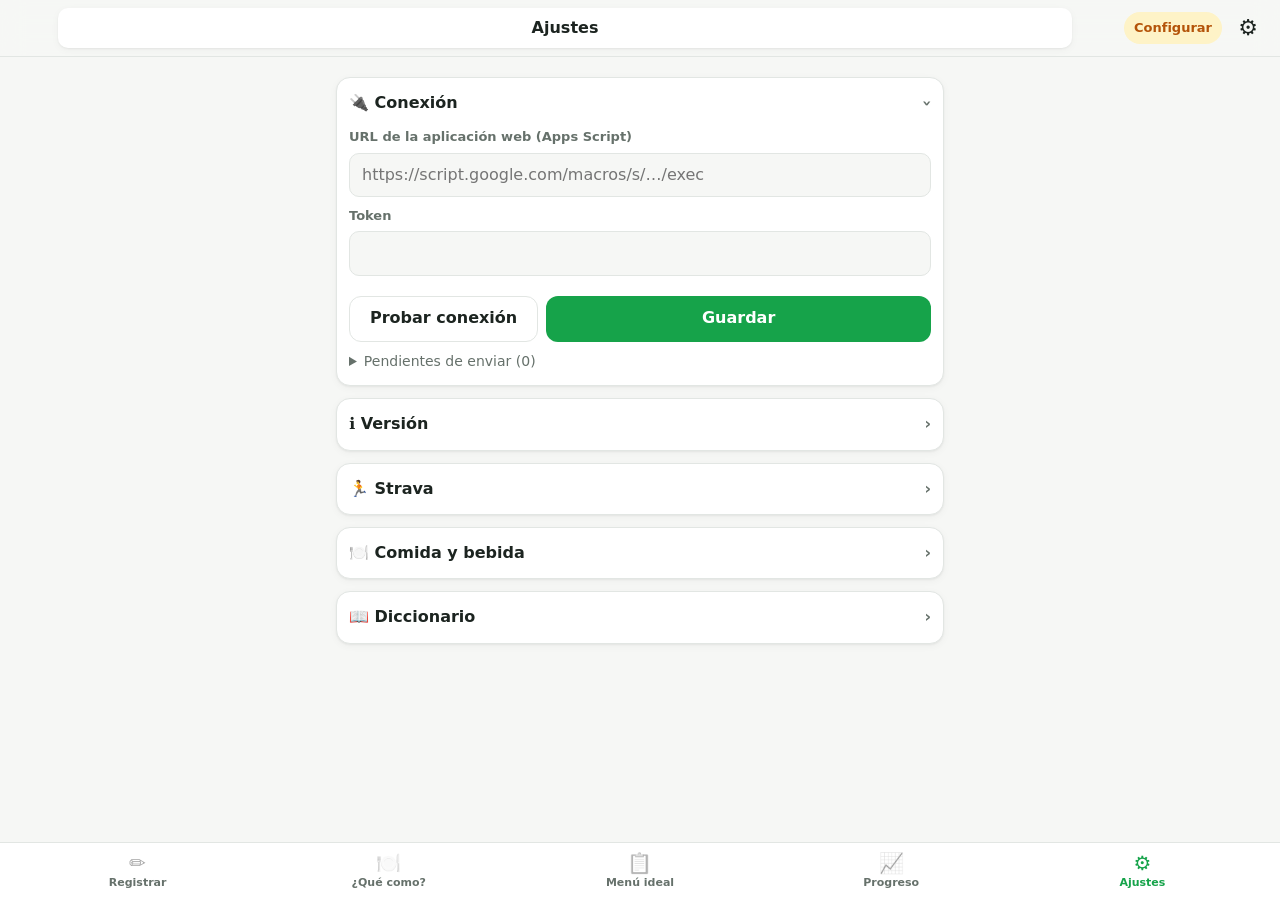
<file: index.html>
<!doctype html>
<html lang="es">
<head>
  <meta charset="utf-8">
  <meta name="viewport" content="width=device-width, initial-scale=1, viewport-fit=cover">
  <meta name="theme-color" content="#16a34a">
  <meta name="apple-mobile-web-app-capable" content="yes">
  <meta name="mobile-web-app-capable" content="yes">
  <meta name="apple-mobile-web-app-status-bar-style" content="default">
  <meta name="apple-mobile-web-app-title" content="Diario">
  <title>Diario Nutrición</title>
  <link rel="manifest" href="manifest.webmanifest">
  <link rel="icon" href="icons/icon.svg" type="image/svg+xml">
  <link rel="apple-touch-icon" href="icons/apple-touch-icon.png">
  <link rel="stylesheet" href="styles.css?v=16">
</head>
<body>
  <header class="topbar">
    <button class="icon-btn" id="prevDay" aria-label="Día anterior">‹</button>
    <button class="date-btn" id="dateLabel" aria-label="Elegir fecha">
      <span id="dateText">—</span>
      <input type="date" id="dateInput" aria-label="Fecha">
    </button>
    <button class="icon-btn" id="nextDay" aria-label="Día siguiente">›</button>
    <button class="sync" id="syncBadge" aria-label="Estado de sincronización"></button>
    <button class="icon-btn" id="openSettings" aria-label="Ajustes">⚙︎</button>
  </header>

  <main id="main">
    <button class="today-link" id="goToday" hidden>Volver a hoy</button>
    <p class="menu-hint" id="menuHint" hidden></p>
    <button class="today-plan" id="todayPlan" hidden></button>
    <section class="card strava-card" id="stravaCard" hidden>
      <h2>🏃 Nuevo en Strava</h2>
      <div id="stravaList"></div>
    </section>
    <section>
      <h2>Actividad</h2>
      <div class="grid" data-group="act"></div>
    </section>
    <section>
      <h2>Comidas</h2>
      <div class="grid" data-group="meal"></div>
    </section>
    <section>
      <h2>Alrededor del deporte</h2>
      <div class="grid" data-group="sport"></div>
    </section>
    <section>
      <h2>Otros</h2>
      <div class="grid" data-group="other"></div>
    </section>
  </main>

  <!-- ¿Qué como? Propuestas según lo que falta -->
  <main id="eatView" hidden>
    <p class="hint eat-intro" id="eatIntro"></p>
    <div id="eatCards"></div>
    <div id="eatDone"></div>
  </main>

  <!-- Menú ideal: cumplimiento semanal -->
  <main id="progressView" hidden>
    <div class="seg tabs" id="progressSeg" role="tablist">
      <button type="button" data-p="week" class="on">Semana</button>
      <button type="button" data-p="month">Mes</button>
      <button type="button" data-p="year">Año</button>
    </div>
    <section class="card" id="progressCard"></section>
    <p class="legend">
      <span class="pdot good"></span>Bien <span class="pdot mid"></span>Regular <span class="pdot bad"></span>Mal
      <span class="pdot todo"></span>Pendiente hoy <span class="pdot none"></span>Sin datos
    </p>
    <section class="card progress-help">
      <p class="hint">Desayuno, comida y cena: verde si haces el plato Harvard (verdura + proteína + integral); si no, el menú ideal suma puntos. Media mañana, merienda y post-entreno: verde si es sano; el menú ideal suma. En rojo: algo no sano (refrescos, bollería, fritos, embutido, alcohol, zumos, dulces…) o una comida que tocaba y no está registrada. Entreno: verde si entrenaste.</p>
      <label class="field">Valorado desde (inicio del esquema actual)
        <input type="date" id="progressSince">
      </label>
    </section>
  </main>

  <main id="planView" hidden>
    <p class="hint plan-loading" id="planStatus"></p>
    <section class="card" id="pendingCard" hidden>
      <h2>Pendiente de días anteriores</h2>
      <div class="chips" id="pendingChips"></div>
      <p class="hint">Te lo sugeriré en las próximas comidas y cenas de esta semana.</p>
    </section>
    <section class="card">
      <h2>Semana</h2>
      <div id="weekBars"></div>
    </section>
    <section>
      <h2>Día a día</h2>
      <div id="dayCards"></div>
    </section>
  </main>

  <!-- Ajustes -->
  <main id="configView" hidden>
    <details class="card cfg" id="cfgConnection">
      <summary>🔌 Conexión</summary>
      <form id="settingsForm" class="cfg-body">
        <label class="field">URL de la aplicación web (Apps Script)
          <input type="url" id="urlInput" placeholder="https://script.google.com/macros/s/…/exec" autocomplete="off">
        </label>
        <label class="field">Token
          <input type="password" id="tokenInput" autocomplete="off">
        </label>
        <p class="hint" id="settingsStatus"></p>
        <div class="actions">
          <button type="button" class="ghost" id="testBtn">Probar conexión</button>
          <button type="submit" class="primary">Guardar</button>
        </div>
        <details class="pending">
          <summary>Pendientes de enviar (<span id="pendingCount">0</span>)</summary>
          <ul id="pendingList"></ul>
          <button type="button" class="ghost danger" id="clearQueueBtn">Descartar pendientes</button>
        </details>
      </form>
    </details>

    <details class="card cfg">
      <summary>ℹ️ Versión</summary>
      <div class="cfg-body">
        <p id="appVersion"></p>
        <p id="scriptVersion" class="hint"></p>
        <button type="button" class="ghost" id="reloadBtn">Buscar actualización</button>
      </div>
    </details>

    <details class="card cfg" id="cfgStrava">
      <summary>🏃 Strava</summary>
      <div class="cfg-body">
        <p id="stravaStatus">—</p>
        <div id="stravaSetup" class="hint" hidden>
          Falta crear tu app en Strava y poner sus claves en el script (<code>STRAVA_CLIENT_ID</code> y <code>STRAVA_CLIENT_SECRET</code>). Los pasos están en el README.
        </div>
        <label class="switch"><input type="checkbox" id="stravaAuto"> Escribir las actividades solas en el Sheet</label>
        <p class="hint">Desactivado: la app te propone cada actividad y tú la revisas. Activado: se escribe sola; si ya habías registrado algo a esa hora, te la sigue preguntando.</p>
        <div class="actions">
          <button type="button" class="ghost" id="stravaDisconnectBtn" hidden>Desconectar</button>
          <button type="button" class="primary" id="stravaConnectBtn">Conectar con Strava</button>
        </div>
      </div>
    </details>

    <details class="card cfg" id="cfgPresets">
      <summary>🍽️ Comida y bebida</summary>
      <div class="cfg-body">
        <p class="hint">Son los botones que salen al registrar. Se añade sola cualquier cosa que registres <b>3 veces o más en 30 días</b>. Si la quitas, no vuelve a añadirse.</p>
        <div class="chips" id="presetTabs"></div>
        <ul class="preset-list" id="presetList"></ul>
        <form class="add-row" id="presetAddForm">
          <input type="text" id="presetAddInput" placeholder="Añadir…" autocomplete="off">
          <button type="submit" class="ghost">Añadir</button>
        </form>
        <details class="hidden-list" id="presetHiddenBox">
          <summary>Quitados (<span id="presetHiddenCount">0</span>)</summary>
          <div class="chips" id="presetHidden"></div>
        </details>
      </div>
    </details>

    <details class="card cfg" id="cfgDict">
      <summary>📖 Diccionario</summary>
      <div class="cfg-body">
        <p class="hint">Palabras que identifican cada grupo del menú ideal. Basta con el principio de la palabra ("lenteja" sirve para "lentejas"). Las tuyas salen marcadas con ✎.</p>
        <div id="dictGroups"></div>
        <h4>Correcciones</h4>
        <p class="hint">Lo que has corregido a mano con "Corregir". Manda sobre el diccionario.</p>
        <ul class="preset-list" id="overrideList"></ul>
      </div>
    </details>
  </main>

  <nav class="tabbar" aria-label="Apartados">
    <button type="button" data-view="register" class="on"><span>✏️</span>Registrar</button>
    <button type="button" data-view="eat"><span>🍽️</span>¿Qué como?</button>
    <button type="button" data-view="plan"><span>📋</span>Menú ideal</button>
    <button type="button" data-view="progress"><span>📈</span>Progreso</button>
    <button type="button" data-view="config"><span>⚙️</span>Ajustes</button>
  </nav>

  <!-- Hoja de registro -->
  <dialog id="entrySheet" class="sheet">
    <form method="dialog" id="entryForm">
      <header class="sheet-head">
        <h3 id="sheetTitle">—</h3>
        <input type="time" id="timeInput" class="head-time" required aria-label="Hora">
        <button type="button" class="icon-btn" data-close aria-label="Cerrar">✕</button>
      </header>

      <div class="current" id="currentBox" hidden>
        <div class="current-head">
          <span>Ya en el Sheet</span>
          <button type="button" class="link" id="editCellBtn">Editar celda</button>
        </div>
        <pre id="currentText"></pre>
      </div>

      <div class="seg" id="modeSeg" role="tablist" hidden>
        <button type="button" data-mode="fields" class="on">Campos</button>
        <button type="button" data-mode="text">Texto libre</button>
      </div>

      <div id="fieldsBox"></div>

      <div id="foodBox" hidden>
        <div class="chips scroll" id="placeChips">
          <span class="row-icon" aria-hidden="true">📍</span>
          <input type="text" id="placeOther" class="other" placeholder="Otro…" aria-label="Otro lugar" enterkeyhint="done">
        </div>

        <label class="field">Qué has comido
          <textarea id="foodText" rows="2" placeholder="Toca abajo o escribe: café con leche, pan integral con tomate…"></textarea>
        </label>
        <div class="chips" id="planGroupChips" hidden></div>
        <p class="hint ideal" id="idealHint" hidden></p>
        <p class="detected" id="detectedLine" hidden><span id="detectedText"></span> <button type="button" class="link" id="fixGroupsBtn">Corregir</button></p>

        <div class="seg tabs" id="foodTabs" role="tablist">
          <button type="button" data-tab="hab" class="on">Habituales</button>
          <button type="button" data-tab="plan" id="planTabBtn">📋 Menú ideal</button>
          <button type="button" data-tab="search">🔍 Buscar</button>
        </div>
        <div class="tab-panel" id="habPanel">
          <input type="search" id="searchInput" class="search" placeholder="Buscar en todo el histórico…" autocomplete="off" hidden>
          <div class="chips" id="combosBlock"><div class="chips" id="comboChips"></div></div>
          <div class="chips" id="itemChips"></div>
        </div>
        <div class="tab-panel plan-block" id="planBlock" hidden>
          <p class="hint" id="planHint"></p>
          <div class="chips" id="planIdeaChips"></div>
        </div>

        <div class="chips scroll" id="drinkChips">
          <span class="row-icon" aria-hidden="true">💧</span>
          <input type="text" id="drinkOther" class="other" placeholder="Otra…" aria-label="Otra bebida" enterkeyhint="done">
        </div>
        <input type="hidden" id="drinkText">
        <div class="chips scroll" id="suppChips">
          <span class="row-icon" aria-hidden="true">💊</span>
          <input type="text" id="suppOther" class="other" placeholder="Otro…" aria-label="Otro suplemento" enterkeyhint="done">
        </div>
        <input type="hidden" id="suppText">

        <div class="harvard" id="harvardBox">
          <div class="harvard-head"><span>🥗 Plato Harvard</span><span class="harvard-score" id="harvardSum"></span></div>
          <div class="chips harvard-items" id="harvardItems"></div>
          <p class="hint" id="harvardTips"></p>
          <p class="unhealthy-warn" id="unhealthyWarn" hidden></p>
        </div>
      </div>

      <div class="sheet-foot">
        <label class="field">Así quedará en el Sheet
          <textarea id="lineText" rows="1" required></textarea>
        </label>
        <div class="actions">
          <button type="button" class="ghost" id="favBtn">☆ Favorito</button>
          <button type="submit" class="primary" id="saveBtn">Guardar</button>
        </div>
      </div>
    </form>
  </dialog>

  <!-- Editar celda completa -->
  <dialog id="editSheet" class="sheet">
    <form method="dialog" id="editForm">
      <header class="sheet-head">
        <h3 id="editTitle">Editar celda</h3>
        <button type="button" class="icon-btn" data-close aria-label="Cerrar">✕</button>
      </header>
      <p class="hint">Cada línea es un registro. Lo que guardes sustituye a la celda entera.</p>
      <textarea id="editText" rows="8"></textarea>
      <div class="actions">
        <button type="submit" class="primary">Guardar celda</button>
      </div>
    </form>
  </dialog>

  <!-- Cambiar el color de una comida (Progreso) -->
  <dialog id="levelSheet" class="sheet">
    <form method="dialog" id="levelForm">
      <header class="sheet-head">
        <h3 id="levelTitle">—</h3>
        <button type="button" class="icon-btn" data-close aria-label="Cerrar">✕</button>
      </header>
      <p class="level-text" id="levelText"></p>
      <p class="hint" id="levelWhy"></p>
      <div class="chips" id="levelChoices"></div>
      <label class="switch small"><input type="checkbox" id="levelRemember"> Recordar este color para el plato</label>
      <input type="text" id="levelDish" class="list-input" aria-label="Plato" hidden>
      <p class="hint" id="levelRule" hidden><span id="levelRuleText"></span> <button type="button" class="link" id="levelRuleRemove">Quitar</button></p>
      <p class="hint" id="levelOld" hidden>⚠︎ Para guardar colores, actualiza el script de Google (Script 10).</p>
      <div class="actions">
        <button type="button" class="ghost" id="levelOpenDay">Ver el día</button>
        <button type="submit" class="primary" id="levelSave">Guardar</button>
      </div>
    </form>
  </dialog>

  <!-- Corregir grupos -->
  <dialog id="groupsSheet" class="sheet">
    <form method="dialog" id="groupsForm">
      <header class="sheet-head">
        <h3>¿Qué grupos tiene?</h3>
        <button type="button" class="icon-btn" data-close aria-label="Cerrar">✕</button>
      </header>
      <p class="hint">Toca para marcar o desmarcar. Se recordará para la próxima vez que lo escribas igual.</p>
      <div id="groupsList"></div>
      <div class="actions">
        <button type="submit" class="primary">Guardar</button>
      </div>
    </form>
  </dialog>



  <div class="toast" id="toast" role="status" aria-live="polite"></div>

  <script src="plan.js?v=16"></script>
  <script src="app.js?v=16"></script>
</body>
</html>
</file>
<file: styles.css>
:root {
  --bg: #f6f7f5;
  --card: #ffffff;
  --text: #1c2420;
  --muted: #66716b;
  --line: #e2e6e3;
  --accent: #16a34a;
  --accent-soft: #dcfce7;
  --accent-text: #14532d;
  --warn: #b45309;
  --warn-soft: #fef3c7;
  --err: #b91c1c;
  --err-soft: #fee2e2;
  --busy-soft: #e0f2fe;
  --busy: #0369a1;
  --radius: 14px;
  --shadow: 0 1px 2px rgba(0, 0, 0, .05), 0 2px 8px rgba(0, 0, 0, .04);
  color-scheme: light;
}
@media (prefers-color-scheme: dark) {
  :root {
    --bg: #0f1412;
    --card: #19201d;
    --text: #e7ece9;
    --muted: #93a19a;
    --line: #2a3430;
    --accent: #22c55e;
    --accent-soft: #163322;
    --accent-text: #bbf7d0;
    --warn: #fbbf24;
    --warn-soft: #3a2e12;
    --err: #f87171;
    --err-soft: #3b1717;
    --busy-soft: #102a3a;
    --busy: #7dd3fc;
    --shadow: none;
    color-scheme: dark;
  }
}

* { box-sizing: border-box; -webkit-tap-highlight-color: transparent; }
[hidden] { display: none !important; }
html, body { margin: 0; }
body {
  background: var(--bg);
  color: var(--text);
  font: 16px/1.4 -apple-system, BlinkMacSystemFont, "SF Pro Text", system-ui, sans-serif;
  padding-bottom: env(safe-area-inset-bottom);
}
button, input, textarea { font: inherit; color: inherit; }
button { cursor: pointer; }

/* Barra superior */
.topbar {
  position: sticky; top: 0; z-index: 5;
  display: flex; align-items: center; gap: 6px;
  padding: calc(env(safe-area-inset-top) + 8px) 12px 8px;
  background: color-mix(in srgb, var(--bg) 88%, transparent);
  backdrop-filter: blur(12px); -webkit-backdrop-filter: blur(12px);
  border-bottom: 1px solid var(--line);
}
.icon-btn {
  min-width: 40px; height: 40px; border: 0; border-radius: 10px;
  background: transparent; font-size: 22px; line-height: 1;
}
.icon-btn:active { background: var(--line); }
.date-btn {
  position: relative; flex: 1; height: 40px; border: 0; border-radius: 10px;
  background: var(--card); box-shadow: var(--shadow); font-weight: 600;
  min-width: 0; white-space: nowrap; overflow: hidden; text-overflow: ellipsis; padding: 0 8px;
}
.date-btn input { position: absolute; inset: 0; opacity: 0; width: 100%; }
.sync {
  min-width: 40px; height: 32px; padding: 0 10px; border: 0; border-radius: 16px;
  font-size: 13px; font-weight: 600; white-space: nowrap;
}
.sync.ok { background: var(--accent-soft); color: var(--accent-text); }
.sync.busy { background: var(--busy-soft); color: var(--busy); }
.sync.warn { background: var(--warn-soft); color: var(--warn); }
.sync.err { background: var(--err-soft); color: var(--err); }

main { padding: 8px 16px 32px; max-width: 640px; margin: 0 auto; }
h2 { font-size: 13px; text-transform: uppercase; letter-spacing: .06em; color: var(--muted); margin: 20px 4px 8px; }
.today-link { display: block; margin: 8px auto 0; border: 0; background: none; color: var(--accent); font-weight: 600; }
.menu-hint { margin: 12px 4px 0; font-size: 14px; color: var(--muted); }

/* Botones de franja */
.grid { display: grid; grid-template-columns: repeat(3, 1fr); gap: 8px; }
.tile {
  display: flex; flex-direction: column; align-items: flex-start; gap: 2px;
  min-height: 84px; padding: 10px; text-align: left;
  border: 1px solid var(--line); border-radius: var(--radius);
  background: var(--card); box-shadow: var(--shadow);
  overflow: hidden;
}
.tile:active { transform: scale(.98); }
.tile-icon { font-size: 22px; line-height: 1.1; }
.tile-label { font-weight: 600; font-size: 14px; }
.tile-text {
  font-size: 12px; color: var(--muted);
  display: -webkit-box; -webkit-line-clamp: 2; -webkit-box-orient: vertical; overflow: hidden;
}
.tile.done { border-color: color-mix(in srgb, var(--accent) 45%, var(--line)); background: color-mix(in srgb, var(--accent-soft) 45%, var(--card)); }
.tile.done .tile-label::after { content: " ✓"; color: var(--accent); }
.tile.pending .tile-label::after { content: " ↻"; color: var(--busy); }

/* Hojas (diálogos) */
dialog.sheet {
  width: 100%; max-width: 640px; max-height: 92dvh;
  margin: auto auto 0; padding: 0; border: 0;
  border-radius: 20px 20px 0 0;
  background: var(--card); color: var(--text);
}
dialog.sheet::backdrop { background: rgba(0, 0, 0, .35); }
dialog.sheet form { padding: 4px 16px calc(16px + env(safe-area-inset-bottom)); display: flex; flex-direction: column; gap: 12px; }
@media (min-width: 700px) { dialog.sheet { margin: auto; border-radius: 20px; } }
.sheet-head { display: flex; align-items: center; justify-content: space-between; position: sticky; top: 0; background: var(--card); padding-top: 10px; z-index: 1; }
.sheet-head h3 { margin: 0; font-size: 18px; }

.field { display: flex; flex-direction: column; gap: 6px; font-size: 13px; color: var(--muted); font-weight: 600; }
.field input, .field textarea, #editText {
  width: 100%; padding: 10px 12px; border: 1px solid var(--line); border-radius: 10px;
  background: var(--bg); font-size: 16px; font-weight: 400; color: var(--text);
}
textarea { resize: vertical; }
.field input:focus, .field textarea:focus, #editText:focus { outline: 2px solid var(--accent); outline-offset: -1px; }
.time-field input { max-width: 140px; }
.dur { display: flex; align-items: center; gap: 6px; }
.dur input { width: 80px !important; }
.dur span { font-weight: 400; }

.seg { display: grid; grid-template-columns: 1fr 1fr; background: var(--bg); border-radius: 10px; padding: 3px; }
.seg button { border: 0; border-radius: 8px; padding: 8px; background: transparent; font-weight: 600; color: var(--muted); }
.seg button.on { background: var(--card); color: var(--text); box-shadow: var(--shadow); }

.chips { display: flex; flex-wrap: wrap; gap: 6px; align-items: center; }
.chip {
  border: 1px solid var(--line); background: var(--bg); border-radius: 999px;
  padding: 7px 12px; font-size: 14px; font-weight: 500; max-width: 100%;
  white-space: nowrap; overflow: hidden; text-overflow: ellipsis;
}
.chip.on { background: var(--accent); border-color: var(--accent); color: #fff; }
.chip.fav { border-color: color-mix(in srgb, var(--warn) 50%, var(--line)); }
.chips .other { flex: 1; min-width: 110px; padding: 7px 12px !important; border-radius: 999px !important; font-size: 14px !important; }
.block { display: flex; flex-direction: column; gap: 6px; }
.block-label { font-size: 13px; color: var(--muted); font-weight: 600; }
.chip.combo { white-space: normal; text-align: left; border-radius: 12px; }
.chip.more { border-style: dashed; color: var(--muted); }
.search, .list-input {
  width: 100%; padding: 9px 12px; border: 1px solid var(--line); border-radius: 10px;
  background: var(--bg); font-size: 16px; color: var(--text);
}
.search:focus, .list-input:focus { outline: 2px solid var(--accent); outline-offset: -1px; }
#foodBox { display: flex; flex-direction: column; gap: 12px; }
#foodBox[hidden] { display: none; }
.harvard { display: flex; flex-direction: column; gap: 8px; }
.switch { display: flex; align-items: center; gap: 8px; font-size: 15px; }
.switch input { width: 20px; height: 20px; accent-color: var(--accent); }

.current { background: var(--bg); border-radius: 10px; padding: 10px 12px; }
.current-head { display: flex; justify-content: space-between; font-size: 13px; color: var(--muted); font-weight: 600; }
.current pre { margin: 6px 0 0; white-space: pre-wrap; font: 14px/1.4 inherit; font-family: inherit; }
.link { border: 0; background: none; color: var(--accent); font-weight: 600; padding: 0; }

.hint { margin: 0; font-size: 13px; color: var(--muted); }
.hint.ideal { width: 100%; }
.actions { display: flex; gap: 8px; justify-content: flex-end; }
.primary, .ghost { height: 46px; padding: 0 20px; border-radius: 12px; font-weight: 600; }
.primary { flex: 1; border: 0; background: var(--accent); color: #fff; }
.ghost { border: 1px solid var(--line); background: var(--card); }
.ghost.danger { color: var(--err); margin-top: 8px; }
.pending summary { color: var(--muted); font-size: 14px; }
.pending ul { padding-left: 18px; font-size: 13px; }

.toast {
  position: fixed; left: 50%; bottom: calc(84px + env(safe-area-inset-bottom));
  transform: translate(-50%, 20px); opacity: 0; pointer-events: none;
  background: var(--text); color: var(--bg); padding: 10px 16px; border-radius: 12px;
  font-size: 14px; transition: .2s; max-width: calc(100% - 32px); z-index: 20;
}
.toast.show { opacity: 1; transform: translate(-50%, 0); }

/* ── Apartados ── */
body { padding-bottom: calc(64px + env(safe-area-inset-bottom)); }
.tabbar {
  position: fixed; left: 0; right: 0; bottom: 0; z-index: 6;
  display: grid; grid-template-columns: 1fr 1fr;
  padding: 6px 12px calc(6px + env(safe-area-inset-bottom));
  background: color-mix(in srgb, var(--card) 92%, transparent);
  backdrop-filter: blur(12px); -webkit-backdrop-filter: blur(12px);
  border-top: 1px solid var(--line);
}
.tabbar button {
  display: flex; flex-direction: column; align-items: center; gap: 2px;
  border: 0; background: none; padding: 4px; font-size: 12px; font-weight: 600; color: var(--muted);
}
.tabbar button span { font-size: 20px; line-height: 1; filter: grayscale(1); opacity: .6; }
.tabbar button.on { color: var(--accent); }
.tabbar button.on span { filter: none; opacity: 1; }

/* ── Menú ideal ── */
#planView { padding: 8px 16px 32px; max-width: 640px; margin: 0 auto; }
.card { background: var(--card); border: 1px solid var(--line); border-radius: var(--radius); padding: 12px; margin-top: 12px; box-shadow: var(--shadow); }
.card h2 { margin: 0 0 10px; }
.plan-loading:empty { display: none; }
.bar-row { display: grid; grid-template-columns: 112px 1fr 52px; align-items: center; gap: 8px; padding: 4px 0; font-size: 14px; }
.bar { position: relative; height: 10px; border-radius: 5px; background: var(--line); overflow: hidden; }
.bar-fill { position: absolute; inset: 0 auto 0 0; border-radius: 5px; }
.bar-fill.ok { background: var(--accent); }
.bar-fill.on-track { background: color-mix(in srgb, var(--accent) 55%, var(--line)); }
.bar-fill.behind { background: var(--warn); }
.bar-mark { position: absolute; top: -2px; bottom: -2px; width: 2px; background: var(--text); opacity: .5; }
.bar-num { text-align: right; font-variant-numeric: tabular-nums; font-weight: 600; }
.day-card { padding: 0; }
.day-card summary { display: flex; align-items: center; gap: 8px; padding: 12px; list-style: none; cursor: pointer; }
.day-card summary::-webkit-details-marker { display: none; }
.day-title { font-weight: 700; text-transform: capitalize; }
.day-train { flex: 1; font-size: 12px; color: var(--muted); white-space: nowrap; overflow: hidden; text-overflow: ellipsis; }
.day-score { font-weight: 700; font-size: 14px; }
.day-score.ok { color: var(--accent); }
.day-score.miss { color: var(--warn); }
.day-card.today { border-color: var(--accent); }
.day-card.future { opacity: .75; }
.day-chips { padding: 0 12px 12px; margin-top: -4px; }
.gchip { display: inline-block; padding: 3px 8px; border-radius: 999px; font-size: 13px; font-weight: 600; border: 1px solid var(--line); }
.gchip.ok { background: var(--accent-soft); color: var(--accent-text); border-color: transparent; }
.gchip.miss { background: var(--warn-soft); color: var(--warn); border-color: transparent; }
.gchip.future { color: var(--muted); }
.day-detail { padding: 0 12px 12px; border-top: 1px solid var(--line); }
.meal-row { padding: 10px 0; border-bottom: 1px dashed var(--line); display: flex; flex-direction: column; gap: 6px; }
.meal-head { font-weight: 600; font-size: 14px; }
.meal-text { margin: 0; font-size: 13px; color: var(--muted); }
.link.small { font-size: 13px; text-align: left; }
.small-btn { margin-top: 10px; height: 38px; width: 100%; }
.warn-chip { background: var(--warn-soft) !important; color: var(--warn) !important; border-color: transparent !important; }
.warn-chip.on { background: var(--accent) !important; color: #fff !important; }
.today-plan { display: block; width: 100%; margin-top: 12px; padding: 10px 12px; text-align: left; border: 0; border-radius: 12px; background: var(--warn-soft); color: var(--warn); font-weight: 600; font-size: 14px; }
.today-plan.ok { background: var(--accent-soft); color: var(--accent-text); }

/* En el registro */
.plan-block { display: flex; flex-direction: column; gap: 6px; padding: 10px; border-radius: 12px; background: color-mix(in srgb, var(--accent-soft) 40%, var(--bg)); }
.chip.gsel.sel { outline: 2px solid var(--accent); }
.chip.idea { border-style: dashed; }
.detected { margin: -4px 0 0; font-size: 13px; color: var(--muted); }
.chip.small { padding: 5px 9px; font-size: 13px; }
.gedit-row { padding: 10px 0; border-bottom: 1px solid var(--line); display: flex; flex-direction: column; gap: 6px; }
.gedit-text { font-weight: 600; }

/* ── Ajustes ── */
#configView { padding: 8px 16px 32px; max-width: 640px; margin: 0 auto; }
body[data-view="config"] #prevDay, body[data-view="config"] #nextDay { visibility: hidden; }
.tabbar { grid-template-columns: repeat(auto-fit, minmax(0, 1fr)); }
.cfg { padding: 0; }
.cfg > summary { padding: 14px 12px; font-weight: 700; cursor: pointer; list-style: none; }
.cfg > summary::-webkit-details-marker { display: none; }
.cfg > summary::after { content: "›"; float: right; color: var(--muted); transition: transform .15s; }
.cfg[open] > summary::after { transform: rotate(90deg); }
.cfg-body { padding: 0 12px 14px; display: flex; flex-direction: column; gap: 10px; }
.cfg-body p { margin: 0; }
.cfg-body h4 { margin: 8px 0 0; }
.preset-list { list-style: none; margin: 0; padding: 0; display: flex; flex-direction: column; gap: 4px; }
.preset-list li { display: flex; align-items: center; gap: 6px; }
.preset-list li input { flex: 1; min-width: 0; padding: 8px 10px; border: 1px solid var(--line); border-radius: 10px; background: var(--bg); font-size: 16px; color: var(--text); }
.small-x { min-width: 34px; height: 34px; font-size: 16px; color: var(--muted); }
.badge { font-size: 11px; font-weight: 700; padding: 2px 6px; border-radius: 6px; background: var(--busy-soft); color: var(--busy); }
.add-row { display: flex; gap: 6px; }
.add-row input { flex: 1; min-width: 0; padding: 8px 10px; border: 1px solid var(--line); border-radius: 10px; background: var(--bg); font-size: 16px; color: var(--text); }
.add-row .ghost { height: 40px; padding: 0 14px; }
.hidden-list summary, .dict-group summary { font-size: 14px; font-weight: 600; padding: 6px 0; cursor: pointer; }
.dict-group { border-bottom: 1px solid var(--line); padding: 4px 0 8px; }
.dict-group .chips { margin-bottom: 8px; }
.chip.custom { border-color: var(--accent); }
.override-text { flex: 1; text-align: left; border: 0; background: none; padding: 8px 0; font-size: 14px; }

/* ── ¿Qué como? ── */
#eatView { padding: 8px 16px 32px; max-width: 640px; margin: 0 auto; }
.eat-intro { margin: 8px 4px 0; }
.eat-card { display: flex; flex-direction: column; gap: 10px; }
.eat-card.next { border-color: var(--accent); box-shadow: 0 0 0 1px var(--accent); }
.eat-head { display: flex; align-items: baseline; justify-content: space-between; gap: 8px; }
.eat-head h3 { margin: 0; font-size: 17px; }
.eat-text { margin: 0; font-size: 16px; font-weight: 600; line-height: 1.35; }
.eat-proposal { display: flex; flex-direction: column; gap: 8px; }
.eat-proposal .actions .ghost { flex: 0 0 auto; }
#eatDone { margin-top: 16px; }
.eat-done { margin: 4px 4px; font-size: 13px; color: var(--muted); }
.tabbar button { font-size: 11px; }

/* ── Strava ── */
.strava-card { border-color: #fc4c02; }
.strava-item { display: flex; flex-direction: column; gap: 4px; padding: 8px 0; border-top: 1px solid var(--line); }
.strava-item:first-child { border-top: 0; padding-top: 0; }
.strava-line { margin: 0; font-weight: 600; }
.strava-item .hint { margin: 0; }
.strava-item .actions { margin-top: 4px; }
code { font-size: 12px; background: var(--bg); padding: 1px 4px; border-radius: 4px; }

/* Registro de comida: lo que llevas arriba, sugerencias en pestañas y Guardar fijo abajo */
.head-time {
  margin: 0 8px 0 auto; padding: 6px 8px; border: 1px solid var(--line); border-radius: 10px;
  background: var(--bg); font-size: 16px; color: var(--text);
}
.head-time[hidden] { display: none; }
.chips.scroll {
  flex-wrap: nowrap; overflow-x: auto; scrollbar-width: none; -webkit-overflow-scrolling: touch;
  margin: 0 -16px; padding: 2px 16px;
}
.chips.scroll::-webkit-scrollbar { display: none; }
.chips.scroll .chip { flex: 0 0 auto; }
.chips.scroll .other { flex: 0 0 110px; min-width: 110px; }
.row-icon { flex: 0 0 auto; font-size: 18px; }
.seg.tabs { grid-template-columns: none; grid-auto-flow: column; grid-auto-columns: 1fr; }
.seg.tabs button[hidden] { display: none; }
.tab-panel { display: flex; flex-direction: column; gap: 8px; }
.tab-panel[hidden] { display: none; }
#combosBlock[hidden], #planGroupChips[hidden] { display: none; }
#planGroupChips { margin-top: -6px; }
.harvard summary {
  list-style: none; display: flex; justify-content: space-between; align-items: center;
  font-size: 15px; font-weight: 600; padding: 4px 0; cursor: pointer;
}
.harvard summary::-webkit-details-marker { display: none; }
.harvard summary::after { content: "▸"; color: var(--muted); margin-left: 8px; }
.harvard[open] summary::after { content: "▾"; }
.harvard summary .hint { margin-left: auto; }
.sheet-foot {
  position: sticky; bottom: calc(-16px - env(safe-area-inset-bottom)); z-index: 1;
  display: flex; flex-direction: column; gap: 8px;
  margin: 0 -16px calc(-16px - env(safe-area-inset-bottom));
  padding: 10px 16px calc(16px + env(safe-area-inset-bottom));
  background: var(--card); border-top: 1px solid var(--line);
}
.sheet-foot textarea { font-size: 15px !important; min-height: 44px; }

/* Plato Harvard automático */
.harvard { padding: 10px 12px; border-radius: 12px; background: var(--bg); }
.harvard-head { display: flex; justify-content: space-between; align-items: center; font-weight: 600; font-size: 15px; }
.harvard-score { font-size: 14px; }
.harvard-score.good { color: var(--accent); }
.harvard-score.mid { color: var(--warn); }
.harvard-score.bad { color: #d9534f; }
.harvard-items .chip { background: var(--card); }
.harvard-items .chip.no { border-color: color-mix(in srgb, #d9534f 45%, var(--line)); color: var(--text); }
.switch.small { font-size: 14px; }

/* Progreso: líneas de color por comida y día */
#progressView { display: flex; flex-direction: column; gap: 12px; }
#progressView[hidden] { display: none; }
#progressSeg { grid-template-columns: none; grid-auto-flow: column; grid-auto-columns: 1fr; }
:root { --p-good: #3aa55d; --p-mid: #e2a93b; --p-bad: #d9534f; --p-none: color-mix(in srgb, var(--line) 80%, var(--bg)); }
.progress-head { display: flex; align-items: center; justify-content: space-between; gap: 8px; margin-bottom: 10px; }
.progress-head h2 { margin: 0; font-size: 16px; }
.pbadge { font-size: 13px; font-weight: 700; padding: 4px 10px; border-radius: 999px; background: var(--p-none); color: var(--text); }
.pbadge.good { background: var(--p-good); color: #fff; }
.pbadge.mid { background: var(--p-mid); color: #fff; }
.pbadge.bad { background: var(--p-bad); color: #fff; }
.pgrid { display: grid; grid-template-columns: 82px 1fr 38px; align-items: center; gap: 6px 6px; }
.pgrid.year { grid-template-columns: 30px 1fr 38px; gap: 5px 6px; }
.plabel { font-size: 12px; font-weight: 600; color: var(--muted); white-space: nowrap; overflow: hidden; text-overflow: ellipsis; }
.plabel.pday { color: var(--text); }
.pstrip { display: grid; grid-template-columns: repeat(var(--n, 31), 1fr); gap: 3px; }
.pgrid.week .pstrip { gap: 5px; }
.pgrid.month .pstrip { gap: 2px; }
.pgrid.year .pstrip { grid-template-columns: repeat(31, 1fr); gap: 1.5px; }
.pstrip.phead span { font-size: 10px; color: var(--muted); text-align: center; white-space: nowrap; }
.pstrip.phead span.today { color: var(--accent); font-weight: 700; }
.pcell { display: block; border: 0; padding: 0; height: 22px; border-radius: 5px; background: var(--p-none); }
.pgrid.month .pcell { height: 20px; border-radius: 3px; }
.pgrid.year .pcell { height: 14px; border-radius: 2px; }
.pstrip.pday .pcell { height: 26px; }
.pgrid.month .pstrip.pday .pcell { height: 24px; }
.pcell.good { background: var(--p-good); }
.pcell.mid { background: var(--p-mid); }
.pcell.bad { background: var(--p-bad); }
.pcell.todo { background: transparent; box-shadow: inset 0 0 0 1.5px var(--p-mid); }
.pcell.none, .pcell.future { background: var(--p-none); opacity: .55; }
.pcell.loading { background: var(--p-none); opacity: .35; }
.pcell.off { background: repeating-linear-gradient(45deg, var(--p-none) 0 2px, transparent 2px 5px); opacity: .6; }
.pcell.blank { background: transparent; }
.pval { font-size: 11px; font-weight: 700; text-align: right; color: var(--muted); }
.pval.good { color: var(--p-good); }
.pval.mid { color: var(--p-mid); }
.pval.bad { color: var(--p-bad); }
.legend { margin: 0; display: flex; flex-wrap: wrap; align-items: center; gap: 4px 10px; font-size: 12px; color: var(--muted); }
.pdot { display: inline-block; width: 12px; height: 12px; border-radius: 3px; margin-right: 3px; vertical-align: -1px; background: var(--p-none); }
.pdot.good { background: var(--p-good); } .pdot.mid { background: var(--p-mid); } .pdot.bad { background: var(--p-bad); }
.pdot.todo { background: transparent; box-shadow: inset 0 0 0 1.5px var(--p-mid); }
.progress-help { display: flex; flex-direction: column; gap: 10px; }
.unhealthy-warn { margin: 0; font-size: 13px; font-weight: 600; color: var(--p-bad, #d9534f); }

/* Color cambiado a mano en Progreso */
.pcell.manual { position: relative; }
.pcell.manual::after { content: ""; position: absolute; left: 50%; top: 50%; width: 5px; height: 5px; margin: -2.5px 0 0 -2.5px; border-radius: 50%; background: #fff; opacity: .9; }
.pgrid.year .pcell.manual::after { width: 3px; height: 3px; margin: -1.5px 0 0 -1.5px; }
.level-text { margin: 0; font-size: 15px; }
</file>
